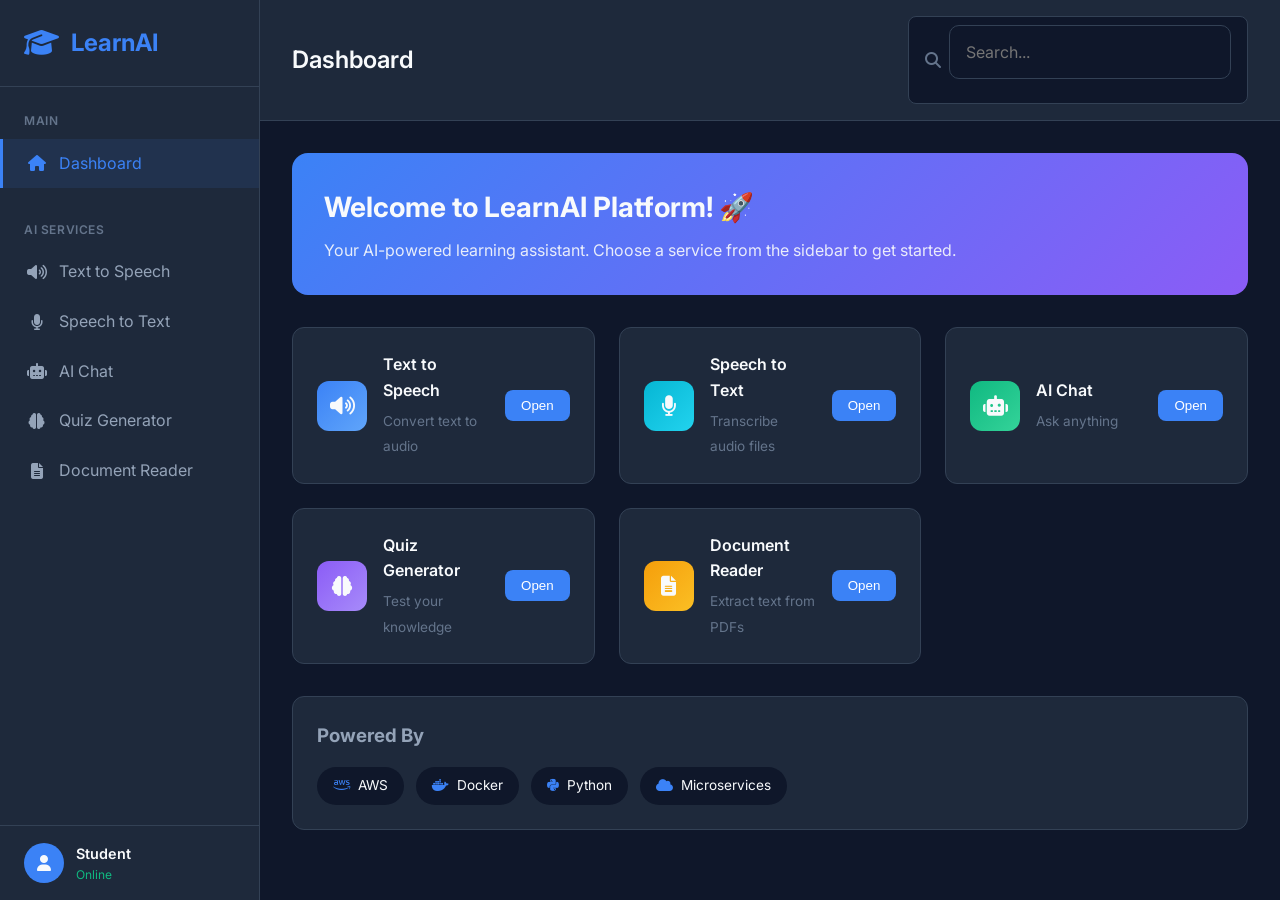
<file: frontend/index.html>
<!DOCTYPE html>
<html lang="en">

<head>
    <meta charset="UTF-8">
    <meta name="viewport" content="width=device-width, initial-scale=1.0">
    <title>Cloud Learning Platform</title>
    <link rel="stylesheet" href="styles.css">
    <link href="https://fonts.googleapis.com/css2?family=Inter:wght@300;400;500;600;700&display=swap" rel="stylesheet">
    <link rel="stylesheet" href="https://cdnjs.cloudflare.com/ajax/libs/font-awesome/6.4.0/css/all.min.css">
</head>

<body>
    <!-- Sidebar -->
    <aside class="sidebar">
        <div class="sidebar-header">
            <div class="logo">
                <i class="fas fa-graduation-cap"></i>
                <span>LearnAI</span>
            </div>
        </div>

        <nav class="sidebar-nav">
            <div class="nav-section">
                <span class="nav-label">Main</span>
                <a href="#" class="nav-item active" data-page="dashboard">
                    <i class="fas fa-home"></i>
                    <span>Dashboard</span>
                </a>
            </div>

            <div class="nav-section">
                <span class="nav-label">AI Services</span>
                <a href="#" class="nav-item" data-page="tts">
                    <i class="fas fa-volume-up"></i>
                    <span>Text to Speech</span>
                </a>
                <a href="#" class="nav-item" data-page="stt">
                    <i class="fas fa-microphone"></i>
                    <span>Speech to Text</span>
                </a>
                <a href="#" class="nav-item" data-page="chat">
                    <i class="fas fa-robot"></i>
                    <span>AI Chat</span>
                </a>
                <a href="#" class="nav-item" data-page="quiz">
                    <i class="fas fa-brain"></i>
                    <span>Quiz Generator</span>
                </a>
                <a href="#" class="nav-item" data-page="documents">
                    <i class="fas fa-file-alt"></i>
                    <span>Document Reader</span>
                </a>
            </div>
        </nav>

        <div class="sidebar-footer">
            <div class="user-info">
                <div class="avatar">
                    <i class="fas fa-user"></i>
                </div>
                <div class="user-details">
                    <span class="user-name">Student</span>
                    <span class="user-status">Online</span>
                </div>
            </div>
        </div>
    </aside>

    <!-- Main Content -->
    <main class="main-content">
        <!-- Header -->
        <header class="header">
            <div class="header-left">
                <button class="menu-toggle" onclick="toggleSidebar()">
                    <i class="fas fa-bars"></i>
                </button>
                <h1 class="page-title" id="page-title">Dashboard</h1>
            </div>
            <div class="header-right">
                <div class="search-box">
                    <i class="fas fa-search"></i>
                    <input type="text" placeholder="Search...">
                </div>
            </div>
        </header>

        <!-- Content Area -->
        <div class="content-area">

            <!-- Dashboard Page -->
            <div id="page-dashboard" class="page active">
                <div class="welcome-card">
                    <div class="welcome-text">
                        <h2>Welcome to LearnAI Platform! 🚀</h2>
                        <p>Your AI-powered learning assistant. Choose a service from the sidebar to get started.</p>
                    </div>
                </div>

                <div class="stats-grid">
                    <div class="stat-card">
                        <div class="stat-icon tts"><i class="fas fa-volume-up"></i></div>
                        <div class="stat-info">
                            <span class="stat-label">Text to Speech</span>
                            <span class="stat-desc">Convert text to audio</span>
                        </div>
                        <button class="stat-btn" onclick="switchPage('tts')">Open</button>
                    </div>
                    <div class="stat-card">
                        <div class="stat-icon stt"><i class="fas fa-microphone"></i></div>
                        <div class="stat-info">
                            <span class="stat-label">Speech to Text</span>
                            <span class="stat-desc">Transcribe audio files</span>
                        </div>
                        <button class="stat-btn" onclick="switchPage('stt')">Open</button>
                    </div>
                    <div class="stat-card">
                        <div class="stat-icon chat"><i class="fas fa-robot"></i></div>
                        <div class="stat-info">
                            <span class="stat-label">AI Chat</span>
                            <span class="stat-desc">Ask anything</span>
                        </div>
                        <button class="stat-btn" onclick="switchPage('chat')">Open</button>
                    </div>
                    <div class="stat-card">
                        <div class="stat-icon quiz"><i class="fas fa-brain"></i></div>
                        <div class="stat-info">
                            <span class="stat-label">Quiz Generator</span>
                            <span class="stat-desc">Test your knowledge</span>
                        </div>
                        <button class="stat-btn" onclick="switchPage('quiz')">Open</button>
                    </div>
                    <div class="stat-card">
                        <div class="stat-icon docs"><i class="fas fa-file-alt"></i></div>
                        <div class="stat-info">
                            <span class="stat-label">Document Reader</span>
                            <span class="stat-desc">Extract text from PDFs</span>
                        </div>
                        <button class="stat-btn" onclick="switchPage('documents')">Open</button>
                    </div>
                </div>

                <div class="tech-info">
                    <h3>Powered By</h3>
                    <div class="tech-badges">
                        <span class="badge"><i class="fab fa-aws"></i> AWS</span>
                        <span class="badge"><i class="fab fa-docker"></i> Docker</span>
                        <span class="badge"><i class="fab fa-python"></i> Python</span>
                        <span class="badge"><i class="fas fa-cloud"></i> Microservices</span>
                    </div>
                </div>
            </div>

            <!-- TTS Page -->
            <div id="page-tts" class="page">
                <div class="service-header">
                    <div class="service-icon-large tts"><i class="fas fa-volume-up"></i></div>
                    <div class="service-info">
                        <h2>Text to Speech</h2>
                        <p>Convert your text into natural-sounding speech using AWS Polly</p>
                    </div>
                </div>

                <div class="service-card">
                    <div class="card-header">
                        <i class="fas fa-keyboard"></i>
                        <span>Enter Your Text</span>
                    </div>
                    <div class="card-body">
                        <textarea id="tts-input" placeholder="Type or paste your text here..." rows="6"></textarea>
                        <button class="btn-primary" onclick="convertTTS()">
                            <i class="fas fa-play"></i> Generate Speech
                        </button>
                    </div>
                    <div id="tts-result" class="result-area"></div>
                </div>
            </div>

            <!-- STT Page -->
            <div id="page-stt" class="page">
                <div class="service-header">
                    <div class="service-icon-large stt"><i class="fas fa-microphone"></i></div>
                    <div class="service-info">
                        <h2>Speech to Text</h2>
                        <p>Transcribe audio files to text using AWS Transcribe</p>
                    </div>
                </div>

                <div class="service-card">
                    <div class="card-header">
                        <i class="fas fa-upload"></i>
                        <span>Upload Audio File</span>
                    </div>
                    <div class="card-body">
                        <div class="upload-zone" onclick="document.getElementById('stt-file').click()">
                            <input type="file" id="stt-file" accept="audio/*" hidden>
                            <i class="fas fa-music"></i>
                            <span>Click or drag audio file to upload</span>
                            <small>Supports MP3, WAV, M4A, FLAC</small>
                        </div>
                        <button class="btn-primary" onclick="convertSTT()">
                            <i class="fas fa-file-audio"></i> Transcribe Audio
                        </button>
                    </div>
                    <div id="stt-result" class="result-area"></div>
                </div>
            </div>

            <!-- Chat Page -->
            <div id="page-chat" class="page">
                <div class="service-header">
                    <div class="service-icon-large chat"><i class="fas fa-robot"></i></div>
                    <div class="service-info">
                        <h2>AI Chat Assistant</h2>
                        <p>Get instant answers powered by AWS Bedrock AI</p>
                    </div>
                </div>

                <div class="chat-container">
                    <div id="chat-messages" class="chat-messages"></div>
                    <div class="chat-input-area">
                        <input type="text" id="chat-input" placeholder="Ask me anything..."
                            onkeypress="handleChatKeypress(event)">
                        <button class="btn-send" onclick="sendChat()">
                            <i class="fas fa-paper-plane"></i>
                        </button>
                    </div>
                </div>
            </div>

            <!-- Quiz Page -->
            <div id="page-quiz" class="page">
                <div class="service-header">
                    <div class="service-icon-large quiz"><i class="fas fa-brain"></i></div>
                    <div class="service-info">
                        <h2>Quiz Generator</h2>
                        <p>Test your knowledge with AI-generated quizzes</p>
                    </div>
                </div>

                <div class="service-card">
                    <div class="card-header">
                        <i class="fas fa-file-upload"></i>
                        <span>Upload Document (Optional)</span>
                    </div>
                    <div class="card-body">
                        <div class="upload-zone" onclick="document.getElementById('quiz-file').click()">
                            <input type="file" id="quiz-file" accept=".pdf,.doc,.docx,.txt" hidden>
                            <i class="fas fa-file-pdf"></i>
                            <span>Click to upload document for quiz</span>
                            <small>Upload a PDF or TXT to generate quiz from its content</small>
                        </div>
                    </div>
                </div>

                <div class="service-card">
                    <div class="card-header">
                        <i class="fas fa-lightbulb"></i>
                        <span>Enter Topic</span>
                    </div>
                    <div class="card-body">
                        <input type="text" id="quiz-topic"
                            placeholder="Enter a topic (e.g., Python, AWS, Machine Learning)">
                        <button class="btn-primary" onclick="generateQuiz()">
                            <i class="fas fa-magic"></i> Generate Quiz
                        </button>
                    </div>
                </div>

                <div id="quiz-container" class="quiz-container"></div>
            </div>

            <!-- Documents Page -->
            <div id="page-documents" class="page">
                <div class="service-header">
                    <div class="service-icon-large docs"><i class="fas fa-file-alt"></i></div>
                    <div class="service-info">
                        <h2>Document Reader</h2>
                        <p>Extract and analyze text from PDF and text documents</p>
                    </div>
                </div>

                <div class="service-card">
                    <div class="card-header">
                        <i class="fas fa-upload"></i>
                        <span>Upload Document</span>
                    </div>
                    <div class="card-body">
                        <div class="upload-zone" onclick="document.getElementById('doc-file').click()">
                            <input type="file" id="doc-file" accept=".pdf,.doc,.docx,.txt" hidden>
                            <i class="fas fa-cloud-upload-alt"></i>
                            <span>Click or drag file to upload</span>
                            <small>Supports PDF, DOC, DOCX, TXT</small>
                        </div>
                        <button class="btn-primary" onclick="readDocument()">
                            <i class="fas fa-file-alt"></i> Extract Text
                        </button>
                    </div>
                    <div id="doc-result" class="result-area"></div>
                </div>
            </div>

        </div>
    </main>

    <!-- Loading Overlay -->
    <div id="loading-overlay" class="loading-overlay">
        <div class="loader"></div>
        <span>Processing...</span>
    </div>

    <script src="app.js"></script>
</body>

</html>
</file>
<file: frontend/styles.css>
/* ===== CSS Variables - Professional Blue Theme ===== */
:root {
    --primary: #3b82f6;
    --primary-dark: #2563eb;
    --primary-light: #60a5fa;
    --secondary: #06b6d4;
    --accent: #8b5cf6;
    --success: #10b981;
    --warning: #f59e0b;
    --error: #ef4444;

    --bg-dark: #0f172a;
    --bg-card: #1e293b;
    --bg-hover: #334155;
    --bg-input: #0f172a;

    --text-primary: #f8fafc;
    --text-secondary: #94a3b8;
    --text-muted: #64748b;

    --border: #334155;
    --shadow: 0 4px 20px rgba(0, 0, 0, 0.25);
    --sidebar-width: 260px;
}

/* ===== Reset & Base ===== */
* {
    margin: 0;
    padding: 0;
    box-sizing: border-box;
}

body {
    font-family: 'Inter', -apple-system, BlinkMacSystemFont, sans-serif;
    background: var(--bg-dark);
    color: var(--text-primary);
    line-height: 1.6;
    display: flex;
    min-height: 100vh;
}

/* ===== Sidebar ===== */
.sidebar {
    width: var(--sidebar-width);
    background: var(--bg-card);
    border-right: 1px solid var(--border);
    display: flex;
    flex-direction: column;
    position: fixed;
    height: 100vh;
    z-index: 100;
    transition: transform 0.3s ease;
}

.sidebar-header {
    padding: 1.5rem;
    border-bottom: 1px solid var(--border);
}

.logo {
    display: flex;
    align-items: center;
    gap: 0.75rem;
    font-size: 1.5rem;
    font-weight: 700;
    color: var(--primary);
}

.logo i {
    font-size: 1.75rem;
}

.sidebar-nav {
    flex: 1;
    padding: 1rem 0;
    overflow-y: auto;
}

.nav-section {
    margin-bottom: 1.5rem;
}

.nav-label {
    display: block;
    padding: 0.5rem 1.5rem;
    font-size: 0.75rem;
    font-weight: 600;
    text-transform: uppercase;
    color: var(--text-muted);
    letter-spacing: 0.05em;
}

.nav-item {
    display: flex;
    align-items: center;
    gap: 0.75rem;
    padding: 0.75rem 1.5rem;
    color: var(--text-secondary);
    text-decoration: none;
    transition: all 0.2s ease;
    border-left: 3px solid transparent;
}

.nav-item:hover {
    background: var(--bg-hover);
    color: var(--text-primary);
}

.nav-item.active {
    background: rgba(59, 130, 246, 0.1);
    color: var(--primary);
    border-left-color: var(--primary);
}

.nav-item i {
    width: 20px;
    text-align: center;
}

.sidebar-footer {
    padding: 1rem 1.5rem;
    border-top: 1px solid var(--border);
}

.user-info {
    display: flex;
    align-items: center;
    gap: 0.75rem;
}

.avatar {
    width: 40px;
    height: 40px;
    background: var(--primary);
    border-radius: 50%;
    display: flex;
    align-items: center;
    justify-content: center;
}

.user-details {
    display: flex;
    flex-direction: column;
}

.user-name {
    font-weight: 600;
    font-size: 0.9rem;
}

.user-status {
    font-size: 0.75rem;
    color: var(--success);
}

/* ===== Main Content ===== */
.main-content {
    flex: 1;
    margin-left: var(--sidebar-width);
    display: flex;
    flex-direction: column;
}

.header {
    display: flex;
    justify-content: space-between;
    align-items: center;
    padding: 1rem 2rem;
    background: var(--bg-card);
    border-bottom: 1px solid var(--border);
    position: sticky;
    top: 0;
    z-index: 50;
}

.header-left {
    display: flex;
    align-items: center;
    gap: 1rem;
}

.menu-toggle {
    display: none;
    background: none;
    border: none;
    color: var(--text-primary);
    font-size: 1.25rem;
    cursor: pointer;
    padding: 0.5rem;
}

.page-title {
    font-size: 1.5rem;
    font-weight: 600;
}

.search-box {
    display: flex;
    align-items: center;
    gap: 0.5rem;
    background: var(--bg-input);
    padding: 0.5rem 1rem;
    border-radius: 8px;
    border: 1px solid var(--border);
}

.search-box i {
    color: var(--text-muted);
}

.search-box input {
    background: none;
    border: none;
    color: var(--text-primary);
    font-size: 0.9rem;
    width: 200px;
    outline: none;
}

.content-area {
    flex: 1;
    padding: 2rem;
    overflow-y: auto;
}

/* ===== Pages ===== */
.page {
    display: none;
    animation: fadeIn 0.3s ease;
}

.page.active {
    display: block;
}

@keyframes fadeIn {
    from {
        opacity: 0;
        transform: translateY(10px);
    }

    to {
        opacity: 1;
        transform: translateY(0);
    }
}

/* ===== Dashboard ===== */
.welcome-card {
    background: linear-gradient(135deg, var(--primary) 0%, var(--accent) 100%);
    padding: 2rem;
    border-radius: 16px;
    margin-bottom: 2rem;
}

.welcome-text h2 {
    font-size: 1.75rem;
    margin-bottom: 0.5rem;
}

.welcome-text p {
    opacity: 0.9;
}

.stats-grid {
    display: grid;
    grid-template-columns: repeat(auto-fit, minmax(280px, 1fr));
    gap: 1.5rem;
    margin-bottom: 2rem;
}

.stat-card {
    background: var(--bg-card);
    padding: 1.5rem;
    border-radius: 12px;
    display: flex;
    align-items: center;
    gap: 1rem;
    border: 1px solid var(--border);
    transition: all 0.3s ease;
}

.stat-card:hover {
    border-color: var(--primary);
    transform: translateY(-2px);
}

.stat-icon {
    width: 50px;
    height: 50px;
    border-radius: 12px;
    display: flex;
    align-items: center;
    justify-content: center;
    font-size: 1.25rem;
}

.stat-icon.tts {
    background: linear-gradient(135deg, #3b82f6, #60a5fa);
}

.stat-icon.stt {
    background: linear-gradient(135deg, #06b6d4, #22d3ee);
}

.stat-icon.chat {
    background: linear-gradient(135deg, #10b981, #34d399);
}

.stat-icon.quiz {
    background: linear-gradient(135deg, #8b5cf6, #a78bfa);
}

.stat-icon.docs {
    background: linear-gradient(135deg, #f59e0b, #fbbf24);
}

.stat-info {
    flex: 1;
}

.stat-label {
    display: block;
    font-weight: 600;
    margin-bottom: 0.25rem;
}

.stat-desc {
    font-size: 0.85rem;
    color: var(--text-muted);
}

.stat-btn {
    padding: 0.5rem 1rem;
    background: var(--primary);
    color: white;
    border: none;
    border-radius: 8px;
    cursor: pointer;
    font-weight: 500;
    transition: background 0.2s;
}

.stat-btn:hover {
    background: var(--primary-dark);
}

.tech-info {
    background: var(--bg-card);
    padding: 1.5rem;
    border-radius: 12px;
    border: 1px solid var(--border);
}

.tech-info h3 {
    margin-bottom: 1rem;
    color: var(--text-secondary);
}

.tech-badges {
    display: flex;
    gap: 0.75rem;
    flex-wrap: wrap;
}

.badge {
    display: flex;
    align-items: center;
    gap: 0.5rem;
    padding: 0.5rem 1rem;
    background: var(--bg-input);
    border-radius: 50px;
    font-size: 0.85rem;
}

.badge i {
    color: var(--primary);
}

/* ===== Service Pages ===== */
.service-header {
    display: flex;
    align-items: center;
    gap: 1.5rem;
    margin-bottom: 2rem;
}

.service-icon-large {
    width: 70px;
    height: 70px;
    border-radius: 16px;
    display: flex;
    align-items: center;
    justify-content: center;
    font-size: 1.75rem;
}

.service-icon-large.tts {
    background: linear-gradient(135deg, #3b82f6, #60a5fa);
}

.service-icon-large.stt {
    background: linear-gradient(135deg, #06b6d4, #22d3ee);
}

.service-icon-large.chat {
    background: linear-gradient(135deg, #10b981, #34d399);
}

.service-icon-large.quiz {
    background: linear-gradient(135deg, #8b5cf6, #a78bfa);
}

.service-icon-large.docs {
    background: linear-gradient(135deg, #f59e0b, #fbbf24);
}

.service-info h2 {
    font-size: 1.5rem;
    margin-bottom: 0.25rem;
}

.service-info p {
    color: var(--text-muted);
}

.service-card {
    background: var(--bg-card);
    border-radius: 16px;
    border: 1px solid var(--border);
    overflow: hidden;
    margin-bottom: 1.5rem;
}

.card-header {
    display: flex;
    align-items: center;
    gap: 0.75rem;
    padding: 1rem 1.5rem;
    background: var(--bg-hover);
    font-weight: 600;
}

.card-header i {
    color: var(--primary);
}

.card-body {
    padding: 1.5rem;
}

/* ===== Form Elements ===== */
textarea,
input[type="text"] {
    width: 100%;
    padding: 1rem;
    background: var(--bg-input);
    border: 1px solid var(--border);
    border-radius: 10px;
    color: var(--text-primary);
    font-family: inherit;
    font-size: 1rem;
    margin-bottom: 1rem;
    resize: vertical;
    transition: border-color 0.2s;
}

textarea:focus,
input[type="text"]:focus {
    outline: none;
    border-color: var(--primary);
}

textarea {
    min-height: 120px;
}

.btn-primary {
    display: inline-flex;
    align-items: center;
    gap: 0.5rem;
    padding: 0.875rem 1.5rem;
    background: var(--primary);
    color: white;
    border: none;
    border-radius: 10px;
    font-size: 1rem;
    font-weight: 600;
    cursor: pointer;
    transition: all 0.2s;
}

.btn-primary:hover {
    background: var(--primary-dark);
    transform: translateY(-1px);
}

.result-area {
    padding: 1.5rem;
    display: none;
}

.result-area.show {
    display: block;
    border-top: 1px solid var(--border);
}

/* ===== Upload Zone ===== */
.upload-zone {
    display: flex;
    flex-direction: column;
    align-items: center;
    gap: 0.75rem;
    padding: 2rem;
    border: 2px dashed var(--border);
    border-radius: 12px;
    cursor: pointer;
    transition: all 0.2s;
    margin-bottom: 1rem;
}

.upload-zone:hover {
    border-color: var(--primary);
    background: rgba(59, 130, 246, 0.05);
}

.upload-zone i {
    font-size: 2.5rem;
    color: var(--primary);
}

.upload-zone small {
    color: var(--text-muted);
}

/* ===== Chat ===== */
.chat-container {
    background: var(--bg-card);
    border-radius: 16px;
    border: 1px solid var(--border);
    overflow: hidden;
}

.chat-messages {
    height: 400px;
    overflow-y: auto;
    padding: 1.5rem;
}

.chat-message {
    margin-bottom: 1rem;
    padding: 1rem;
    border-radius: 12px;
    max-width: 85%;
}

.chat-message.user {
    background: var(--primary);
    margin-left: auto;
    border-bottom-right-radius: 4px;
}

.chat-message.bot {
    background: var(--bg-hover);
    border-bottom-left-radius: 4px;
}

.chat-input-area {
    display: flex;
    gap: 0.5rem;
    padding: 1rem;
    border-top: 1px solid var(--border);
    background: var(--bg-hover);
}

.chat-input-area input {
    flex: 1;
    margin-bottom: 0;
}

.btn-send {
    width: 50px;
    height: 50px;
    background: var(--primary);
    color: white;
    border: none;
    border-radius: 10px;
    cursor: pointer;
    transition: background 0.2s;
}

.btn-send:hover {
    background: var(--primary-dark);
}

/* ===== Quiz ===== */
.quiz-container {
    display: flex;
    flex-direction: column;
    gap: 1rem;
}

.quiz-question {
    background: var(--bg-card);
    padding: 1.5rem;
    border-radius: 12px;
    border: 1px solid var(--border);
}

.quiz-question h4 {
    margin-bottom: 1rem;
    color: var(--text-primary);
}

.quiz-options {
    display: flex;
    flex-direction: column;
    gap: 0.5rem;
}

.quiz-option {
    padding: 1rem;
    background: var(--bg-input);
    border: 1px solid var(--border);
    border-radius: 8px;
    cursor: pointer;
    transition: all 0.2s;
}

.quiz-option:hover {
    border-color: var(--primary);
    background: rgba(59, 130, 246, 0.1);
}

.quiz-option.correct {
    background: rgba(16, 185, 129, 0.2);
    border-color: var(--success);
}

.quiz-option.incorrect {
    background: rgba(239, 68, 68, 0.2);
    border-color: var(--error);
}

/* ===== Loading Overlay ===== */
.loading-overlay {
    position: fixed;
    top: 0;
    left: 0;
    width: 100%;
    height: 100%;
    background: rgba(15, 23, 42, 0.95);
    display: none;
    justify-content: center;
    align-items: center;
    flex-direction: column;
    gap: 1rem;
    z-index: 1000;
}

.loading-overlay.show {
    display: flex;
}

.loader {
    width: 50px;
    height: 50px;
    border: 4px solid var(--border);
    border-top-color: var(--primary);
    border-radius: 50%;
    animation: spin 1s linear infinite;
}

@keyframes spin {
    to {
        transform: rotate(360deg);
    }
}

/* ===== Scrollbar ===== */
::-webkit-scrollbar {
    width: 6px;
}

::-webkit-scrollbar-track {
    background: var(--bg-dark);
}

::-webkit-scrollbar-thumb {
    background: var(--text-muted);
    border-radius: 3px;
}

::-webkit-scrollbar-thumb:hover {
    background: var(--primary);
}

/* ===== Responsive ===== */
@media (max-width: 1024px) {
    .sidebar {
        transform: translateX(-100%);
    }

    .sidebar.open {
        transform: translateX(0);
    }

    .main-content {
        margin-left: 0;
    }

    .menu-toggle {
        display: block;
    }
}

@media (max-width: 640px) {
    .content-area {
        padding: 1rem;
    }

    .stats-grid {
        grid-template-columns: 1fr;
    }

    .header {
        padding: 1rem;
    }

    .search-box {
        display: none;
    }
}
</file>
